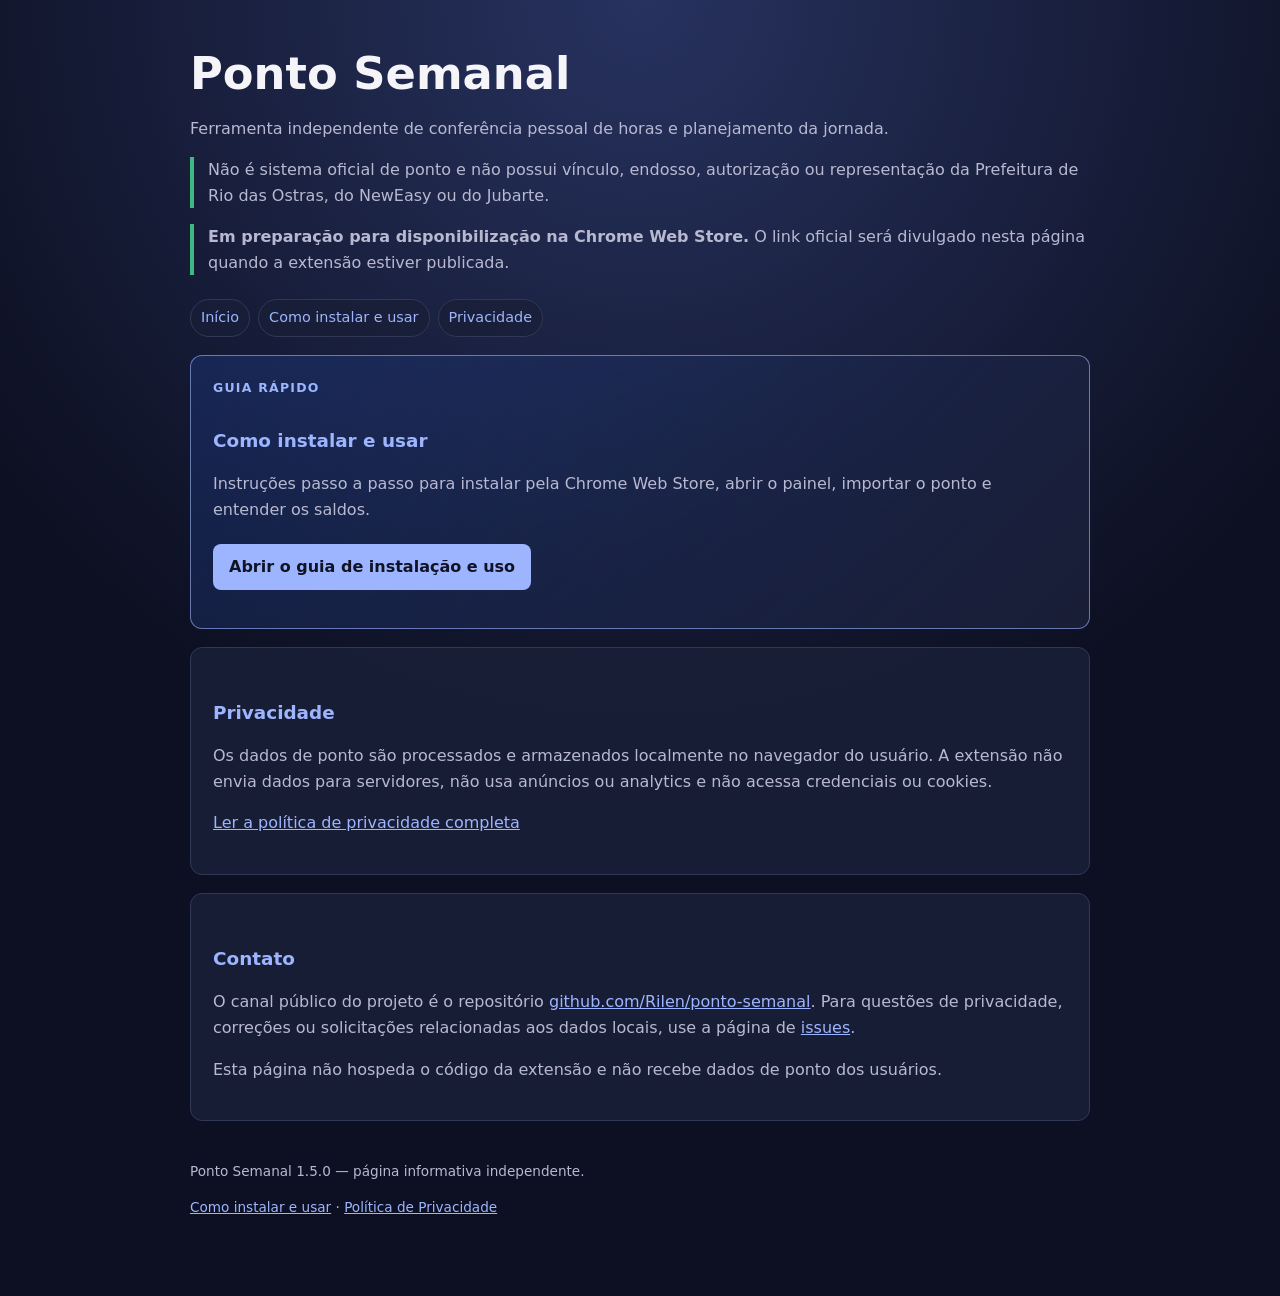
<file: index.html>
<!DOCTYPE html>
<html lang="pt-BR">
<head>
  <meta charset="utf-8">
  <meta name="viewport" content="width=device-width, initial-scale=1">
  <title>Ponto Semanal — Instalação e Privacidade</title>
  <link rel="canonical" href="https://rilen.github.io/ponto-semanal/">
  <link rel="stylesheet" href="style.css">
</head>
<body>
<main>
  <header>
    <h1>Ponto Semanal</h1>
    <p>Ferramenta independente de conferência pessoal de horas e planejamento da jornada.</p>
    <p class="notice">Não é sistema oficial de ponto e não possui vínculo, endosso, autorização ou representação da Prefeitura de Rio das Ostras, do NewEasy ou do Jubarte.</p>
    <p class="notice" role="status"><strong>Em preparação para disponibilização na Chrome Web Store.</strong> O link oficial será divulgado nesta página quando a extensão estiver publicada.</p>
  </header>

  <nav class="guide-nav" aria-label="Navegação do site">
    <a href="index.html">Início</a>
    <a href="guia.html">Como instalar e usar</a>
    <a href="privacy.html">Privacidade</a>
  </nav>

  <section class="card cta-card">
    <p class="eyebrow">Guia rápido</p>
    <h2>Como instalar e usar</h2>
    <p>Instruções passo a passo para instalar pela Chrome Web Store, abrir o painel, importar o ponto e entender os saldos.</p>
    <p><a class="button" href="guia.html">Abrir o guia de instalação e uso</a></p>
  </section>

  <section class="card">
    <h2>Privacidade</h2>
    <p>Os dados de ponto são processados e armazenados localmente no navegador do usuário. A extensão não envia dados para servidores, não usa anúncios ou analytics e não acessa credenciais ou cookies.</p>
    <p><a href="privacy.html">Ler a política de privacidade completa</a></p>
  </section>

  <section class="card">
    <h2>Contato</h2>
    <p>O canal público do projeto é o repositório <a href="https://github.com/Rilen/ponto-semanal">github.com/Rilen/ponto-semanal</a>. Para questões de privacidade, correções ou solicitações relacionadas aos dados locais, use a página de <a href="https://github.com/Rilen/ponto-semanal/issues">issues</a>.</p>
    <p>Esta página não hospeda o código da extensão e não recebe dados de ponto dos usuários.</p>
  </section>

  <footer>
    <p>Ponto Semanal 1.5.0 — página informativa independente.</p>
    <p><a href="guia.html">Como instalar e usar</a> · <a href="privacy.html">Política de Privacidade</a></p>
  </footer>
</main>
</body>
</html>
</file>
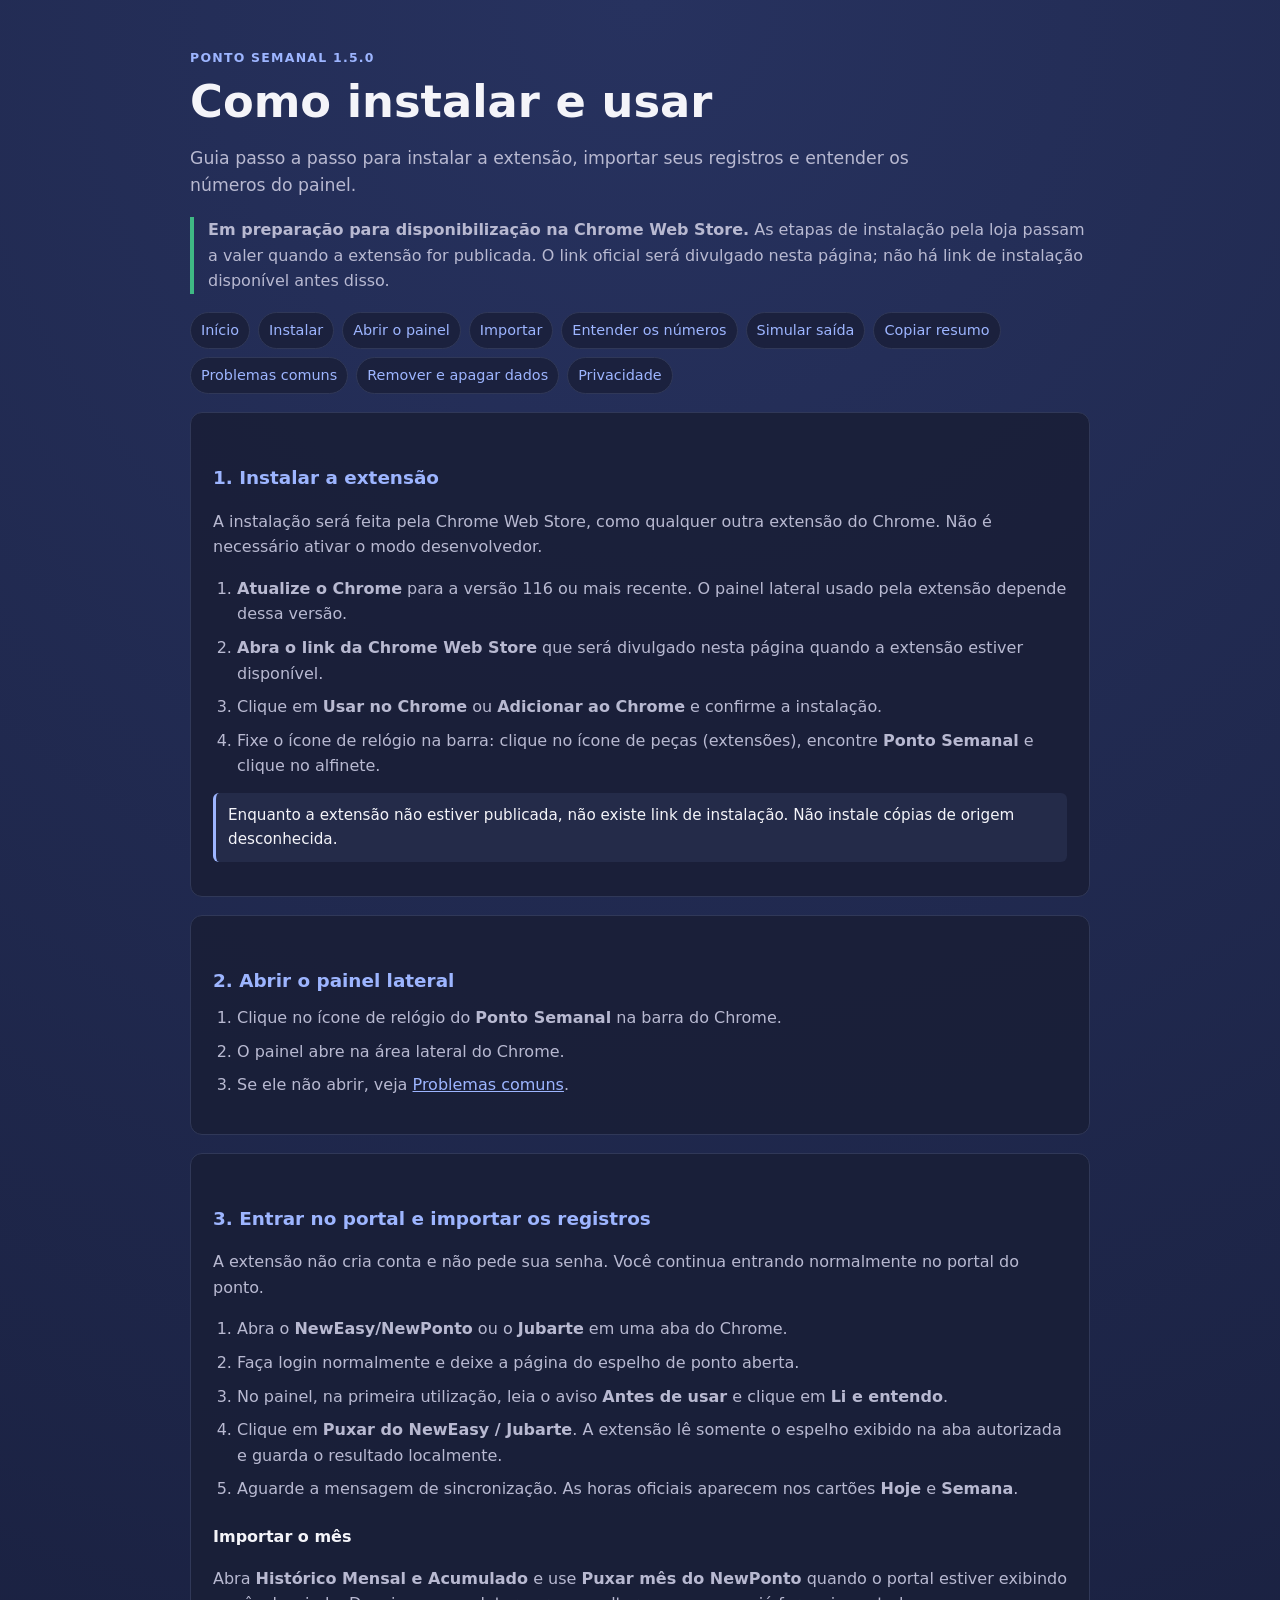
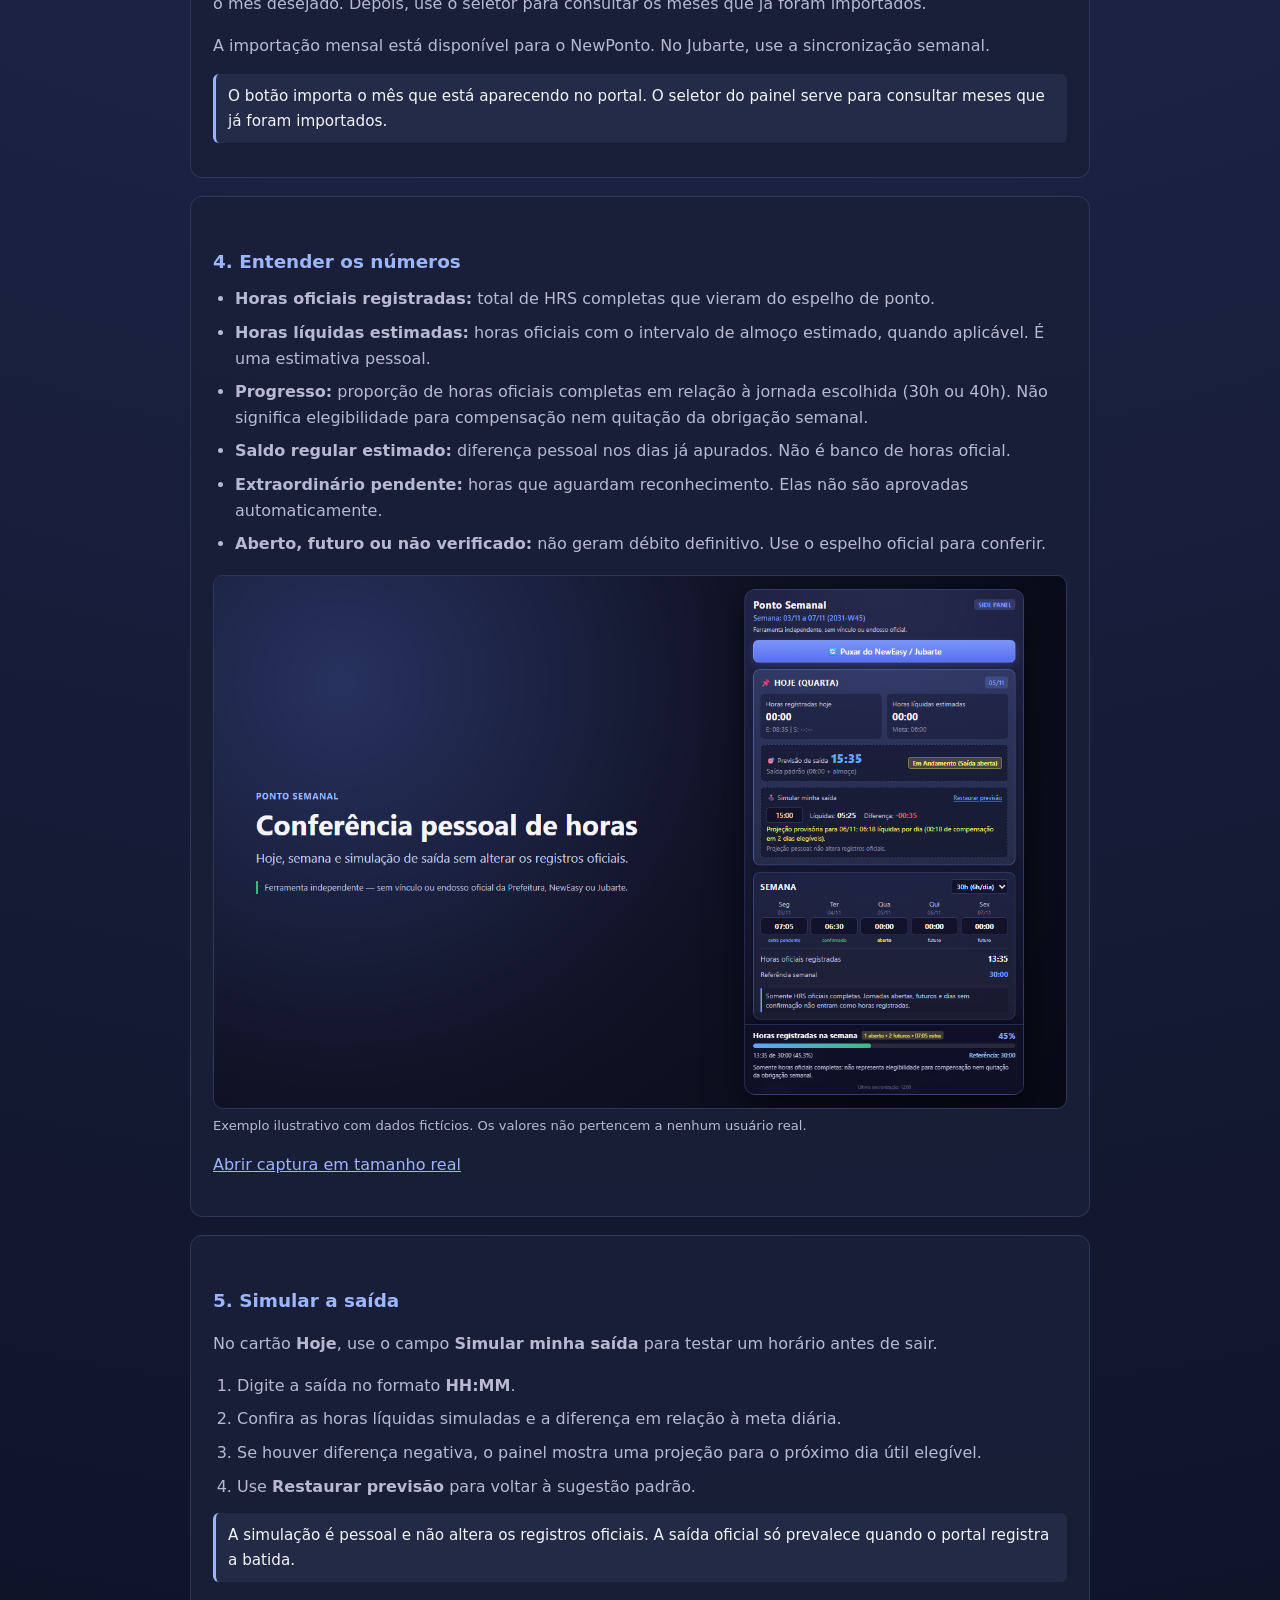
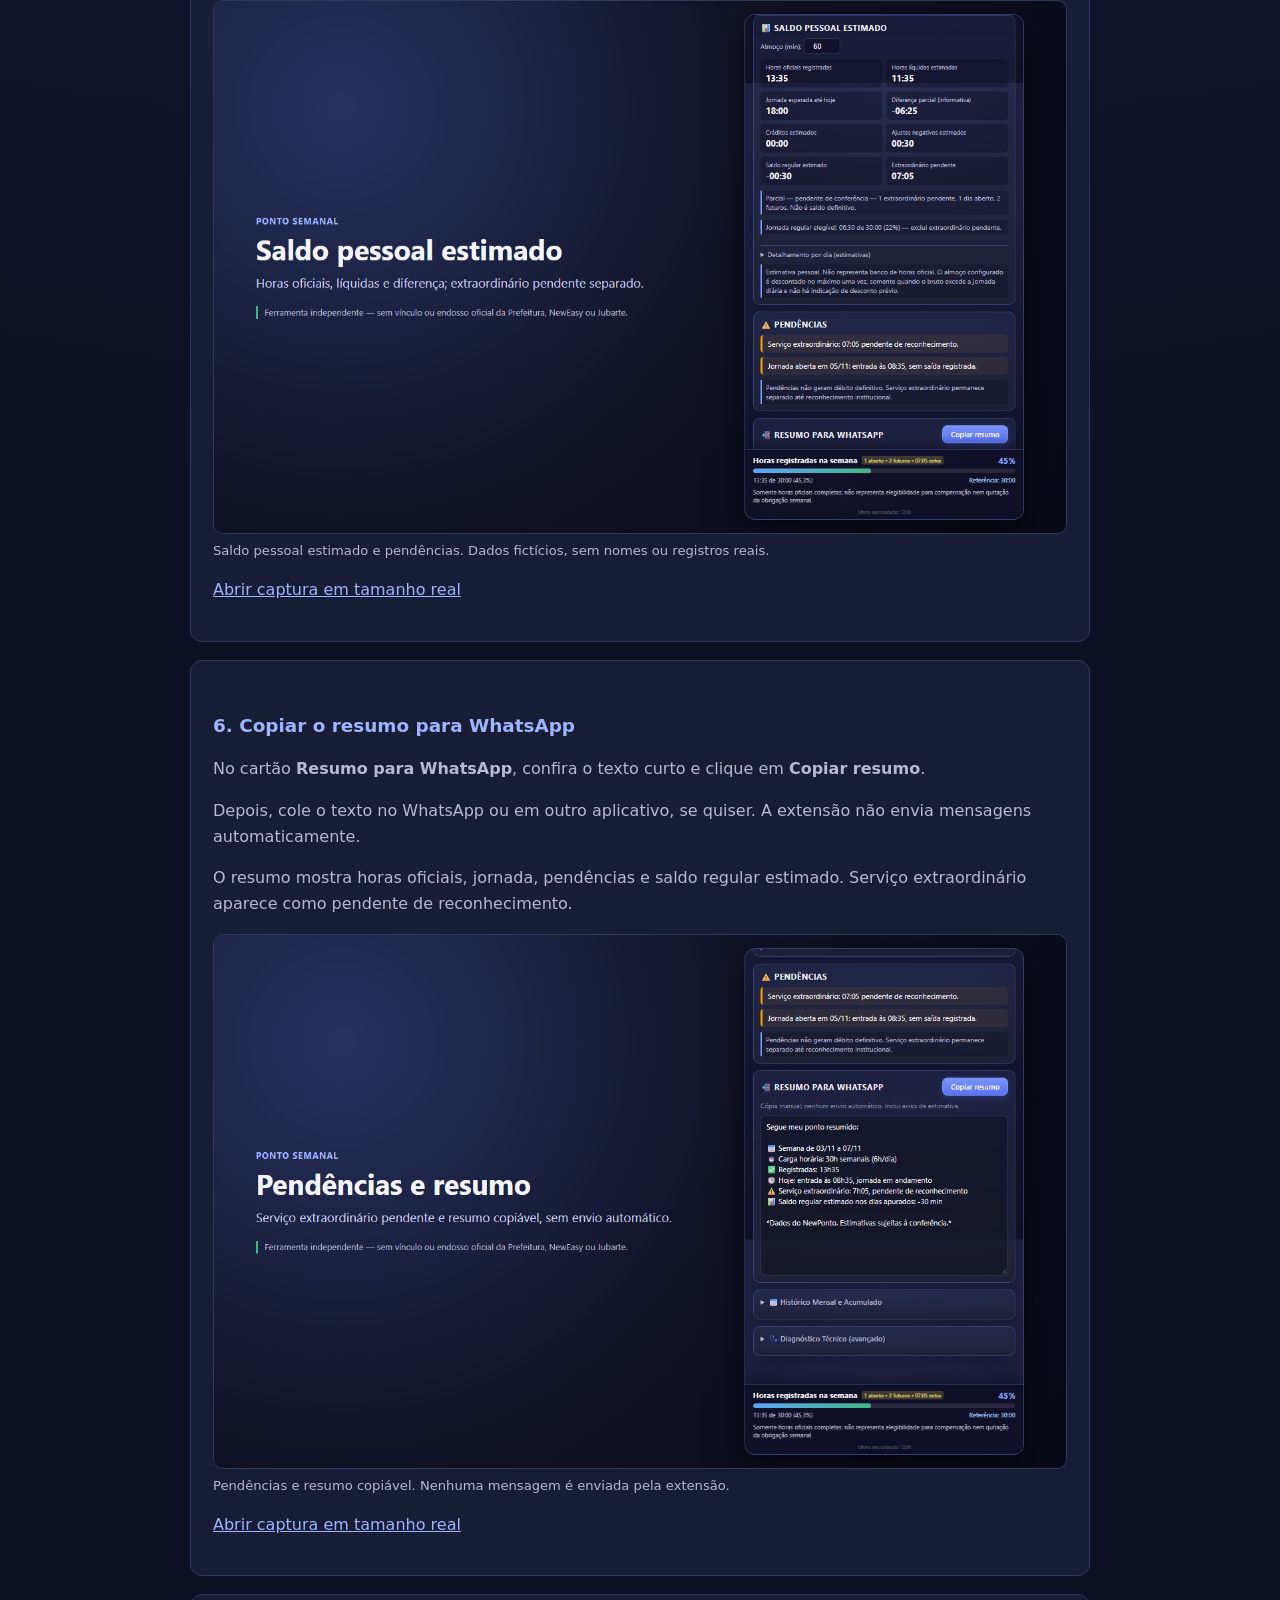
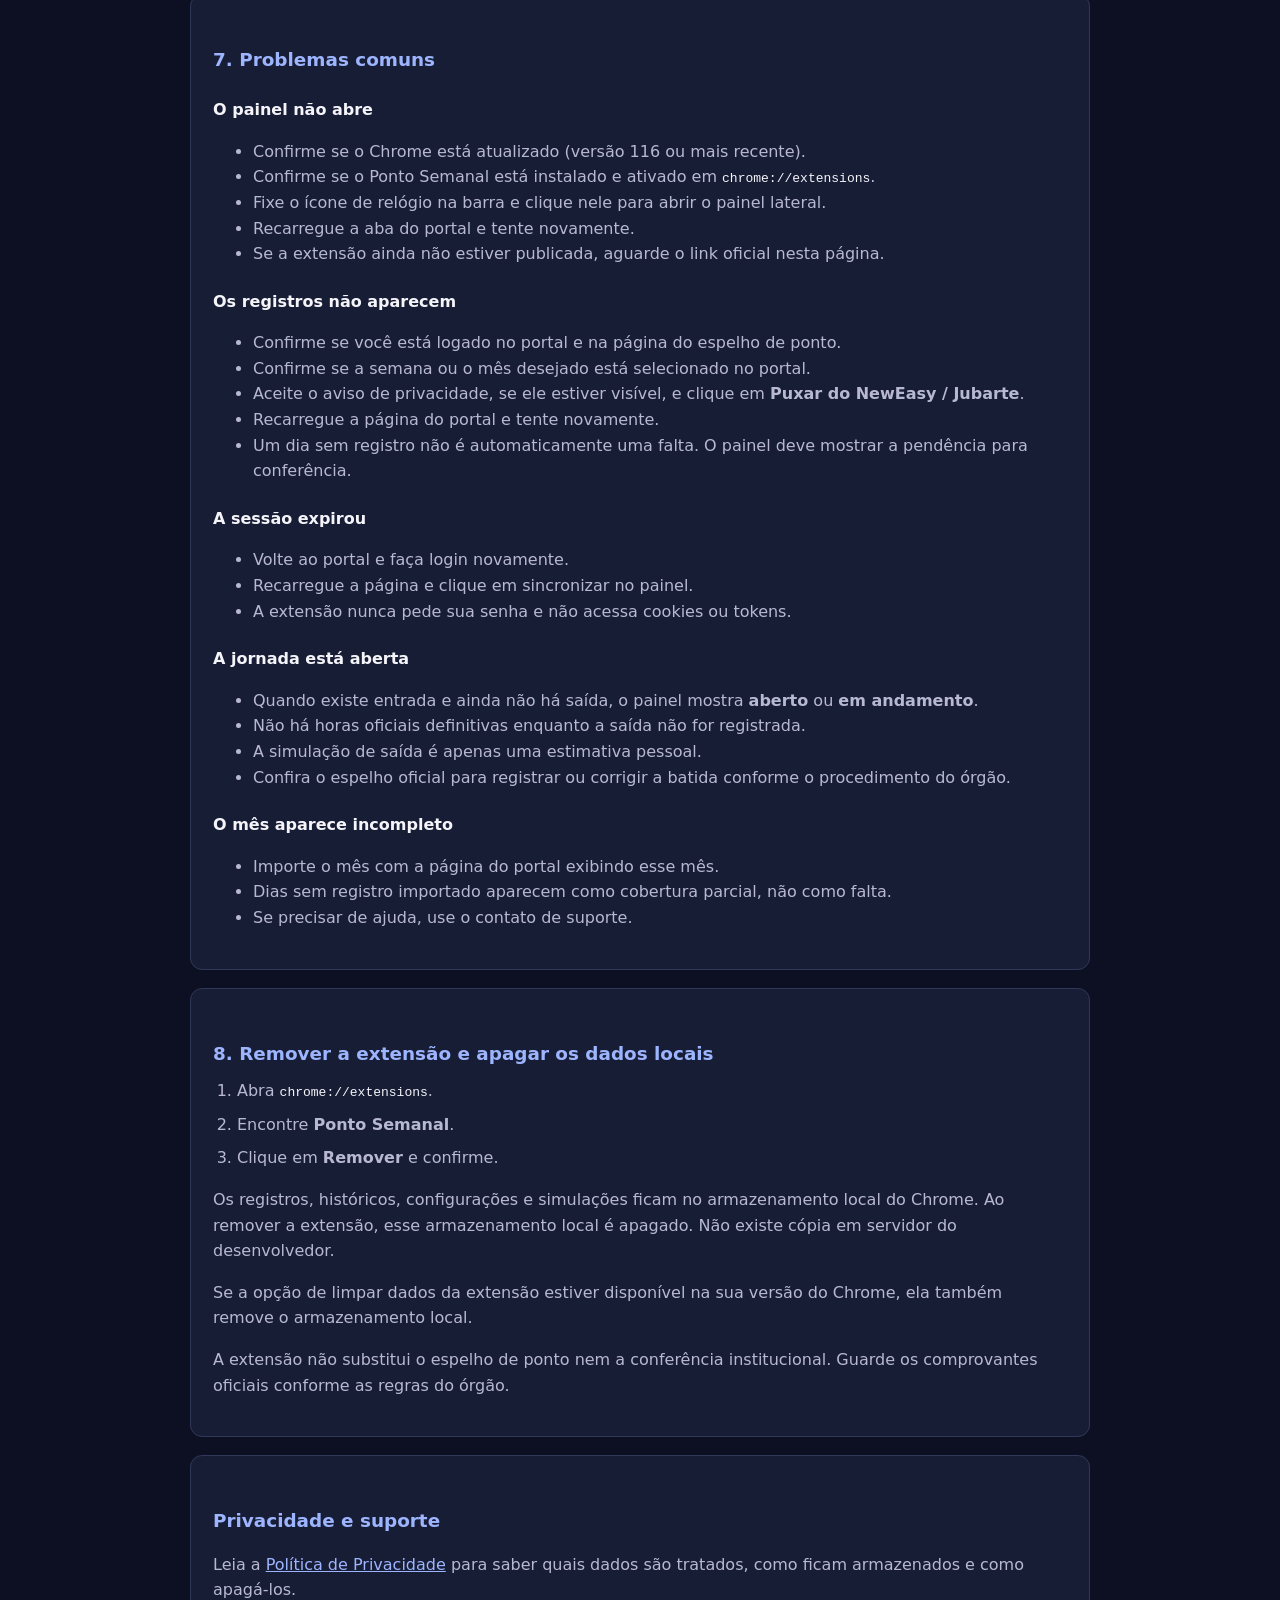
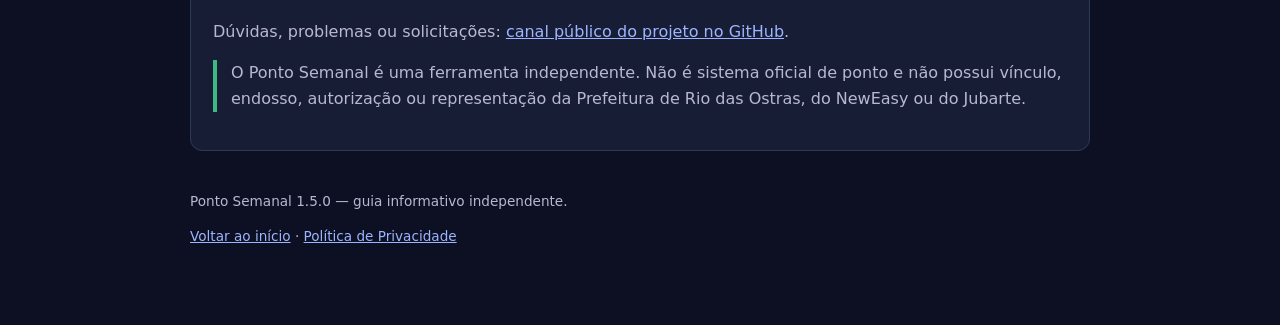
<file: guia.html>
<!DOCTYPE html>
<html lang="pt-BR">
<head>
  <meta charset="utf-8">
  <meta name="viewport" content="width=device-width, initial-scale=1">
  <title>Como instalar e usar — Ponto Semanal</title>
  <link rel="canonical" href="https://rilen.github.io/ponto-semanal/guia.html">
  <link rel="stylesheet" href="style.css">
</head>
<body>
<main>
  <header class="guide-hero">
    <p class="eyebrow">Ponto Semanal 1.5.0</p>
    <h1>Como instalar e usar</h1>
    <p class="lead">Guia passo a passo para instalar a extensão, importar seus registros e entender os números do painel.</p>
    <p class="notice" role="status"><strong>Em preparação para disponibilização na Chrome Web Store.</strong> As etapas de instalação pela loja passam a valer quando a extensão for publicada. O link oficial será divulgado nesta página; não há link de instalação disponível antes disso.</p>
  </header>

  <nav class="guide-nav" aria-label="Navegação do guia">
    <a href="index.html">Início</a>
    <a href="#instalar">Instalar</a>
    <a href="#abrir">Abrir o painel</a>
    <a href="#importar">Importar</a>
    <a href="#entender">Entender os números</a>
    <a href="#simular">Simular saída</a>
    <a href="#resumo">Copiar resumo</a>
    <a href="#problemas">Problemas comuns</a>
    <a href="#remover">Remover e apagar dados</a>
    <a href="privacy.html">Privacidade</a>
  </nav>

  <section class="card guide-section" id="instalar">
    <h2>1. Instalar a extensão</h2>
    <p>A instalação será feita pela Chrome Web Store, como qualquer outra extensão do Chrome. Não é necessário ativar o modo desenvolvedor.</p>
    <ol class="steps">
      <li><strong>Atualize o Chrome</strong> para a versão 116 ou mais recente. O painel lateral usado pela extensão depende dessa versão.</li>
      <li><strong>Abra o link da Chrome Web Store</strong> que será divulgado nesta página quando a extensão estiver disponível.</li>
      <li>Clique em <strong>Usar no Chrome</strong> ou <strong>Adicionar ao Chrome</strong> e confirme a instalação.</li>
      <li>Fixe o ícone de relógio na barra: clique no ícone de peças (extensões), encontre <strong>Ponto Semanal</strong> e clique no alfinete.</li>
    </ol>
    <p class="callout">Enquanto a extensão não estiver publicada, não existe link de instalação. Não instale cópias de origem desconhecida.</p>
  </section>

  <section class="card guide-section" id="abrir">
    <h2>2. Abrir o painel lateral</h2>
    <ol class="steps">
      <li>Clique no ícone de relógio do <strong>Ponto Semanal</strong> na barra do Chrome.</li>
      <li>O painel abre na área lateral do Chrome.</li>
      <li>Se ele não abrir, veja <a href="#problemas">Problemas comuns</a>.</li>
    </ol>
  </section>

  <section class="card guide-section" id="importar">
    <h2>3. Entrar no portal e importar os registros</h2>
    <p>A extensão não cria conta e não pede sua senha. Você continua entrando normalmente no portal do ponto.</p>
    <ol class="steps">
      <li>Abra o <strong>NewEasy/NewPonto</strong> ou o <strong>Jubarte</strong> em uma aba do Chrome.</li>
      <li>Faça login normalmente e deixe a página do espelho de ponto aberta.</li>
      <li>No painel, na primeira utilização, leia o aviso <strong>Antes de usar</strong> e clique em <strong>Li e entendo</strong>.</li>
      <li>Clique em <strong>Puxar do NewEasy / Jubarte</strong>. A extensão lê somente o espelho exibido na aba autorizada e guarda o resultado localmente.</li>
      <li>Aguarde a mensagem de sincronização. As horas oficiais aparecem nos cartões <strong>Hoje</strong> e <strong>Semana</strong>.</li>
    </ol>

    <h3>Importar o mês</h3>
    <p>Abra <strong>Histórico Mensal e Acumulado</strong> e use <strong>Puxar mês do NewPonto</strong> quando o portal estiver exibindo o mês desejado. Depois, use o seletor para consultar os meses que já foram importados.</p>
    <p>A importação mensal está disponível para o NewPonto. No Jubarte, use a sincronização semanal.</p>
    <p class="callout">O botão importa o mês que está aparecendo no portal. O seletor do painel serve para consultar meses que já foram importados.</p>
  </section>

  <section class="card guide-section" id="entender">
    <h2>4. Entender os números</h2>
    <ul class="definition-list">
      <li><strong>Horas oficiais registradas:</strong> total de HRS completas que vieram do espelho de ponto.</li>
      <li><strong>Horas líquidas estimadas:</strong> horas oficiais com o intervalo de almoço estimado, quando aplicável. É uma estimativa pessoal.</li>
      <li><strong>Progresso:</strong> proporção de horas oficiais completas em relação à jornada escolhida (30h ou 40h). Não significa elegibilidade para compensação nem quitação da obrigação semanal.</li>
      <li><strong>Saldo regular estimado:</strong> diferença pessoal nos dias já apurados. Não é banco de horas oficial.</li>
      <li><strong>Extraordinário pendente:</strong> horas que aguardam reconhecimento. Elas não são aprovadas automaticamente.</li>
      <li><strong>Aberto, futuro ou não verificado:</strong> não geram débito definitivo. Use o espelho oficial para conferir.</li>
    </ul>

    <figure class="guide-figure">
      <img src="images/1280x800-01-hoje-semana.png" alt="Captura ilustrativa do painel Hoje e Semana, com dados fictícios de novembro de 2031: 30 horas semanais, previsão de saída e simulação. Nenhum dado real." loading="lazy">
      <figcaption>Exemplo ilustrativo com dados fictícios. Os valores não pertencem a nenhum usuário real.</figcaption>
      <p><a href="images/1280x800-01-hoje-semana.png">Abrir captura em tamanho real</a></p>
    </figure>
  </section>

  <section class="card guide-section" id="simular">
    <h2>5. Simular a saída</h2>
    <p>No cartão <strong>Hoje</strong>, use o campo <strong>Simular minha saída</strong> para testar um horário antes de sair.</p>
    <ol class="steps">
      <li>Digite a saída no formato <strong>HH:MM</strong>.</li>
      <li>Confira as horas líquidas simuladas e a diferença em relação à meta diária.</li>
      <li>Se houver diferença negativa, o painel mostra uma projeção para o próximo dia útil elegível.</li>
      <li>Use <strong>Restaurar previsão</strong> para voltar à sugestão padrão.</li>
    </ol>
    <p class="callout">A simulação é pessoal e não altera os registros oficiais. A saída oficial só prevalece quando o portal registra a batida.</p>

    <figure class="guide-figure">
      <img src="images/1280x800-02-saldo-estimado.png" alt="Captura ilustrativa do painel de saldo pessoal estimado, com dados fictícios: horas oficiais, horas líquidas, diferença e extraordinário pendente." loading="lazy">
      <figcaption>Saldo pessoal estimado e pendências. Dados fictícios, sem nomes ou registros reais.</figcaption>
      <p><a href="images/1280x800-02-saldo-estimado.png">Abrir captura em tamanho real</a></p>
    </figure>
  </section>

  <section class="card guide-section" id="resumo">
    <h2>6. Copiar o resumo para WhatsApp</h2>
    <p>No cartão <strong>Resumo para WhatsApp</strong>, confira o texto curto e clique em <strong>Copiar resumo</strong>.</p>
    <p>Depois, cole o texto no WhatsApp ou em outro aplicativo, se quiser. A extensão não envia mensagens automaticamente.</p>
    <p>O resumo mostra horas oficiais, jornada, pendências e saldo regular estimado. Serviço extraordinário aparece como pendente de reconhecimento.</p>

    <figure class="guide-figure">
      <img src="images/1280x800-03-pendencias-whatsapp.png" alt="Captura ilustrativa das pendências e do resumo para WhatsApp, com dados fictícios e botão de cópia manual." loading="lazy">
      <figcaption>Pendências e resumo copiável. Nenhuma mensagem é enviada pela extensão.</figcaption>
      <p><a href="images/1280x800-03-pendencias-whatsapp.png">Abrir captura em tamanho real</a></p>
    </figure>
  </section>

  <section class="card guide-section" id="problemas">
    <h2>7. Problemas comuns</h2>
    <h3>O painel não abre</h3>
    <ul>
      <li>Confirme se o Chrome está atualizado (versão 116 ou mais recente).</li>
      <li>Confirme se o Ponto Semanal está instalado e ativado em <code>chrome://extensions</code>.</li>
      <li>Fixe o ícone de relógio na barra e clique nele para abrir o painel lateral.</li>
      <li>Recarregue a aba do portal e tente novamente.</li>
      <li>Se a extensão ainda não estiver publicada, aguarde o link oficial nesta página.</li>
    </ul>

    <h3>Os registros não aparecem</h3>
    <ul>
      <li>Confirme se você está logado no portal e na página do espelho de ponto.</li>
      <li>Confirme se a semana ou o mês desejado está selecionado no portal.</li>
      <li>Aceite o aviso de privacidade, se ele estiver visível, e clique em <strong>Puxar do NewEasy / Jubarte</strong>.</li>
      <li>Recarregue a página do portal e tente novamente.</li>
      <li>Um dia sem registro não é automaticamente uma falta. O painel deve mostrar a pendência para conferência.</li>
    </ul>

    <h3>A sessão expirou</h3>
    <ul>
      <li>Volte ao portal e faça login novamente.</li>
      <li>Recarregue a página e clique em sincronizar no painel.</li>
      <li>A extensão nunca pede sua senha e não acessa cookies ou tokens.</li>
    </ul>

    <h3>A jornada está aberta</h3>
    <ul>
      <li>Quando existe entrada e ainda não há saída, o painel mostra <strong>aberto</strong> ou <strong>em andamento</strong>.</li>
      <li>Não há horas oficiais definitivas enquanto a saída não for registrada.</li>
      <li>A simulação de saída é apenas uma estimativa pessoal.</li>
      <li>Confira o espelho oficial para registrar ou corrigir a batida conforme o procedimento do órgão.</li>
    </ul>

    <h3>O mês aparece incompleto</h3>
    <ul>
      <li>Importe o mês com a página do portal exibindo esse mês.</li>
      <li>Dias sem registro importado aparecem como cobertura parcial, não como falta.</li>
      <li>Se precisar de ajuda, use o contato de suporte.</li>
    </ul>
  </section>

  <section class="card guide-section" id="remover">
    <h2>8. Remover a extensão e apagar os dados locais</h2>
    <ol class="steps">
      <li>Abra <code>chrome://extensions</code>.</li>
      <li>Encontre <strong>Ponto Semanal</strong>.</li>
      <li>Clique em <strong>Remover</strong> e confirme.</li>
    </ol>
    <p>Os registros, históricos, configurações e simulações ficam no armazenamento local do Chrome. Ao remover a extensão, esse armazenamento local é apagado. Não existe cópia em servidor do desenvolvedor.</p>
    <p>Se a opção de limpar dados da extensão estiver disponível na sua versão do Chrome, ela também remove o armazenamento local.</p>
    <p>A extensão não substitui o espelho de ponto nem a conferência institucional. Guarde os comprovantes oficiais conforme as regras do órgão.</p>
  </section>

  <section class="card guide-section">
    <h2>Privacidade e suporte</h2>
    <p>Leia a <a href="privacy.html">Política de Privacidade</a> para saber quais dados são tratados, como ficam armazenados e como apagá-los.</p>
    <p>Dúvidas, problemas ou solicitações: <a href="https://github.com/Rilen/ponto-semanal/issues">canal público do projeto no GitHub</a>.</p>
    <p class="notice">O Ponto Semanal é uma ferramenta independente. Não é sistema oficial de ponto e não possui vínculo, endosso, autorização ou representação da Prefeitura de Rio das Ostras, do NewEasy ou do Jubarte.</p>
  </section>

  <footer>
    <p>Ponto Semanal 1.5.0 — guia informativo independente.</p>
    <p><a href="index.html">Voltar ao início</a> · <a href="privacy.html">Política de Privacidade</a></p>
  </footer>
</main>
</body>
</html>
</file>
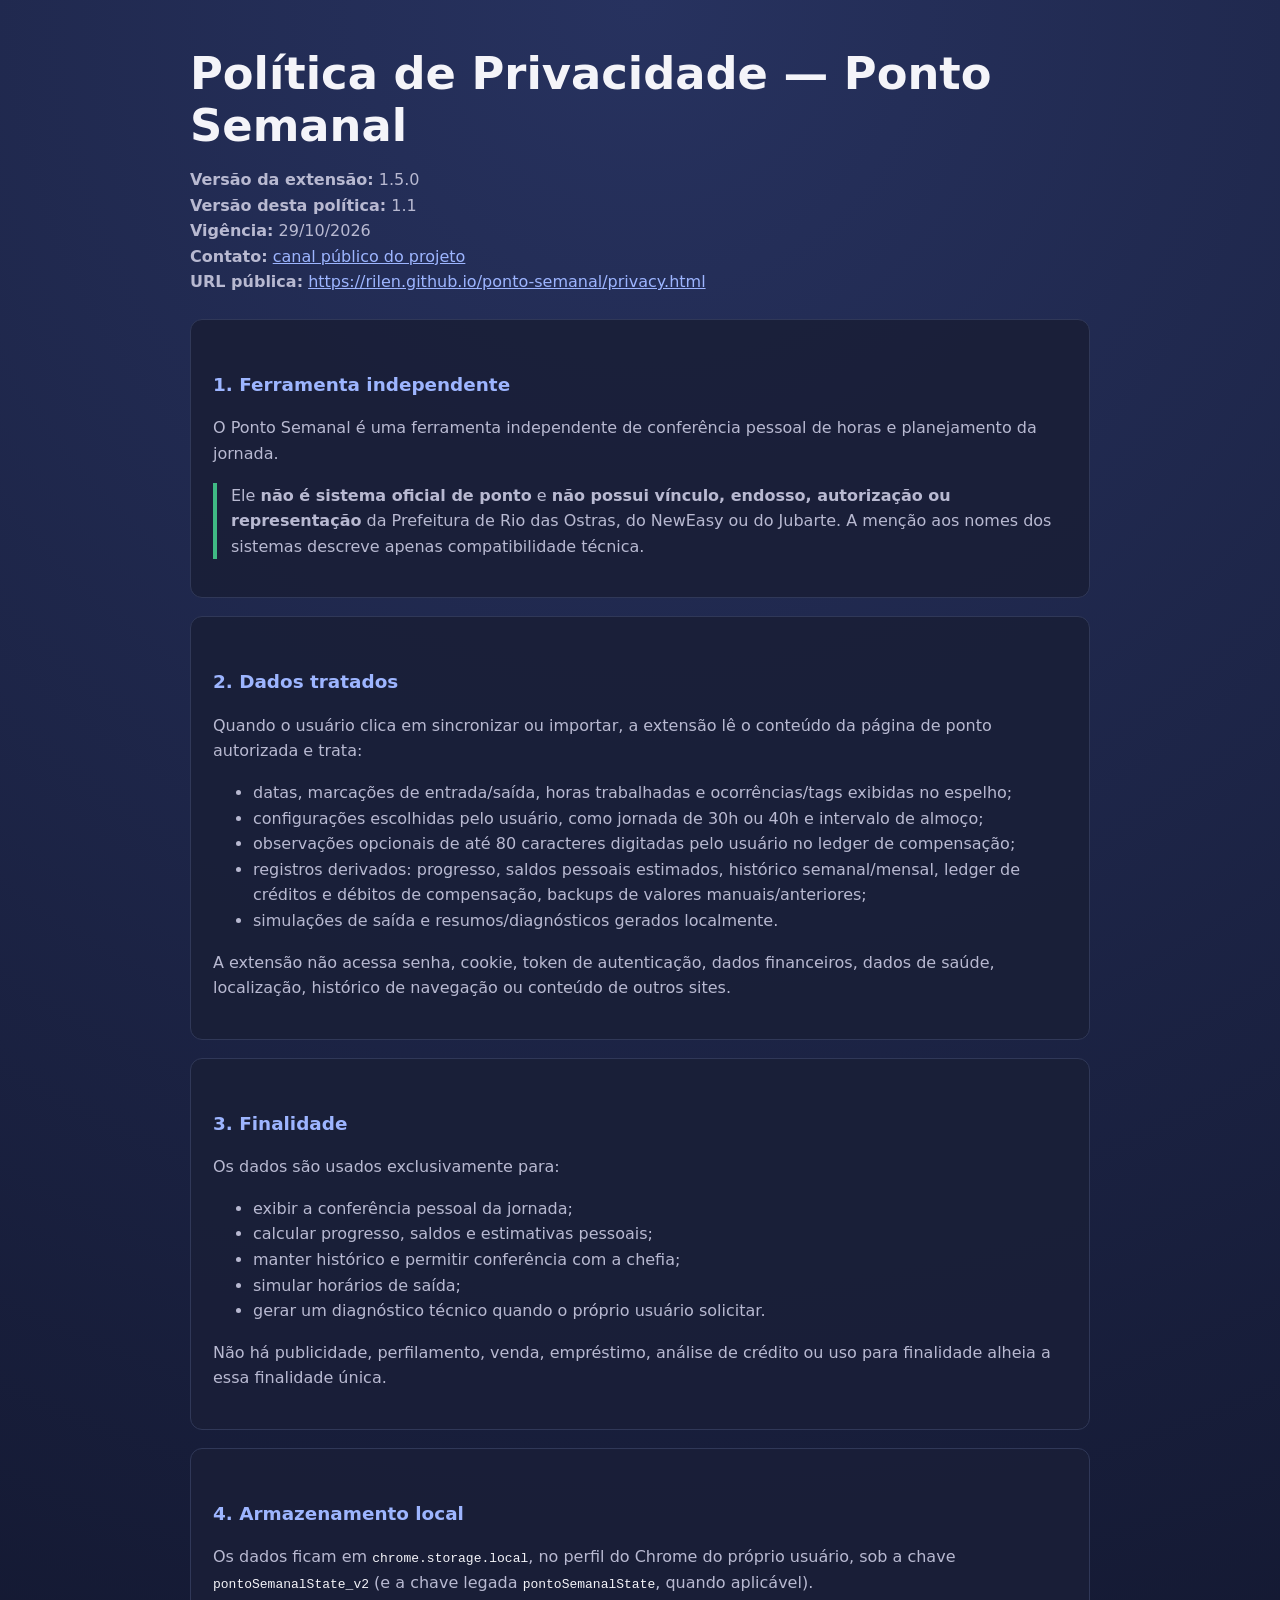
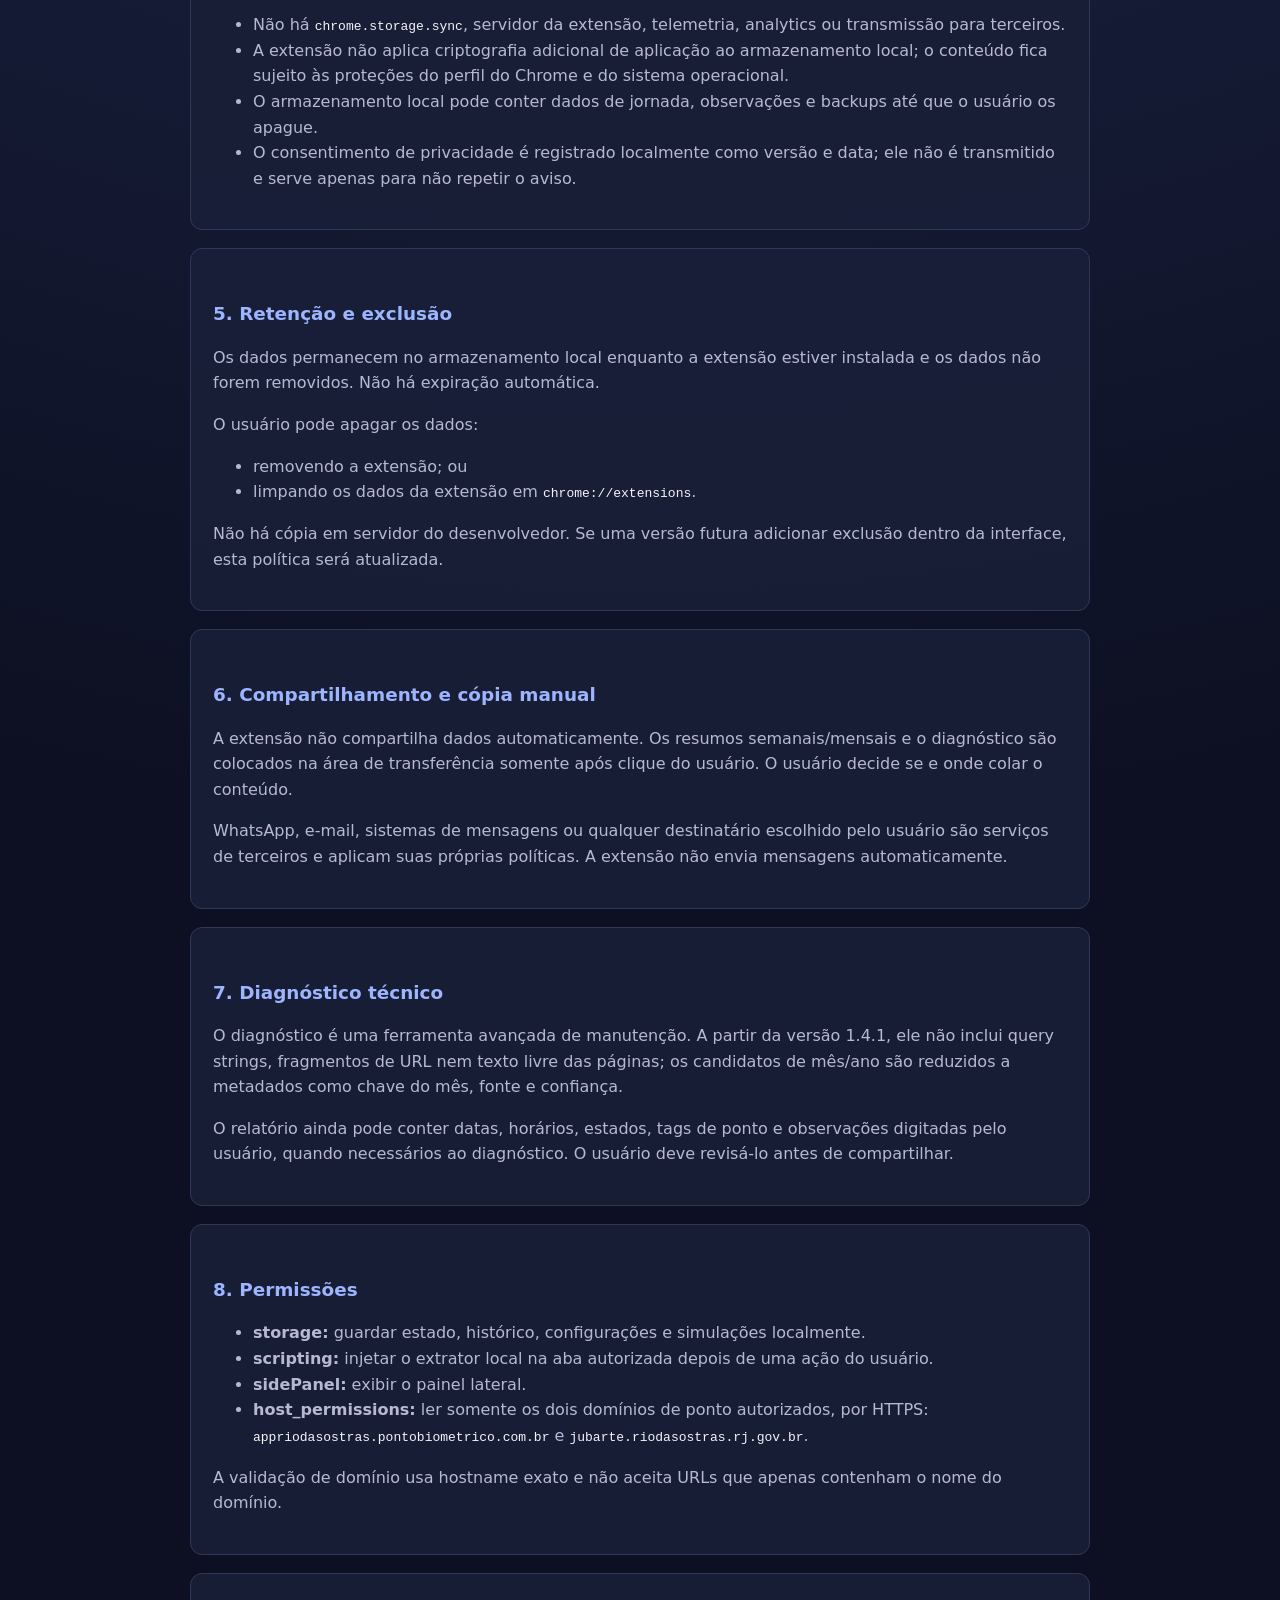
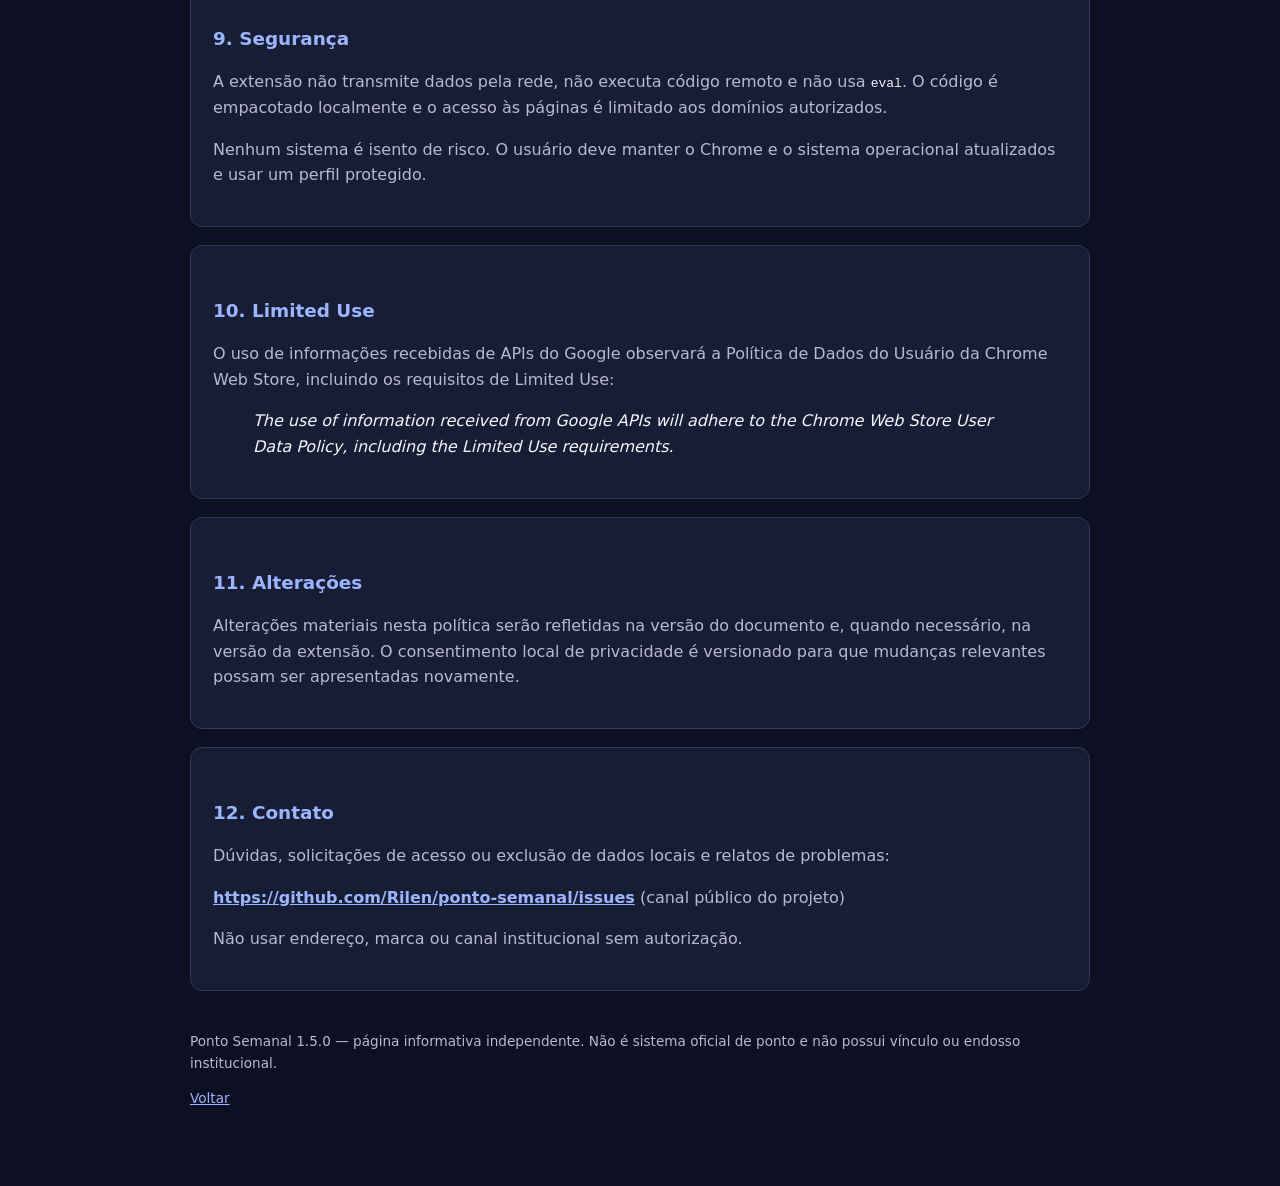
<file: privacy.html>
<!DOCTYPE html>
<html lang="pt-BR">
<head>
  <meta charset="utf-8">
  <meta name="viewport" content="width=device-width, initial-scale=1">
  <title>Política de Privacidade — Ponto Semanal</title>
  <link rel="canonical" href="https://rilen.github.io/ponto-semanal/privacy.html">
  <link rel="stylesheet" href="style.css">
</head>
<body>
<main>
  <header>
    <h1>Política de Privacidade — Ponto Semanal</h1>
    <p><strong>Versão da extensão:</strong> 1.5.0<br>
    <strong>Versão desta política:</strong> 1.1<br>
    <strong>Vigência:</strong> <time datetime="2026-10-29">29/10/2026</time><br>
    <strong>Contato:</strong> <a href="https://github.com/Rilen/ponto-semanal/issues">canal público do projeto</a><br>
    <strong>URL pública:</strong> <a href="https://rilen.github.io/ponto-semanal/privacy.html">https://rilen.github.io/ponto-semanal/privacy.html</a></p>
  </header>

  <section class="card">
    <h2>1. Ferramenta independente</h2>
    <p>O Ponto Semanal é uma ferramenta independente de conferência pessoal de horas e planejamento da jornada.</p>
    <p class="notice">Ele <strong>não é sistema oficial de ponto</strong> e <strong>não possui vínculo, endosso, autorização ou representação</strong> da Prefeitura de Rio das Ostras, do NewEasy ou do Jubarte. A menção aos nomes dos sistemas descreve apenas compatibilidade técnica.</p>
  </section>

  <section class="card">
    <h2>2. Dados tratados</h2>
    <p>Quando o usuário clica em sincronizar ou importar, a extensão lê o conteúdo da página de ponto autorizada e trata:</p>
    <ul>
      <li>datas, marcações de entrada/saída, horas trabalhadas e ocorrências/tags exibidas no espelho;</li>
      <li>configurações escolhidas pelo usuário, como jornada de 30h ou 40h e intervalo de almoço;</li>
      <li>observações opcionais de até 80 caracteres digitadas pelo usuário no ledger de compensação;</li>
      <li>registros derivados: progresso, saldos pessoais estimados, histórico semanal/mensal, ledger de créditos e débitos de compensação, backups de valores manuais/anteriores;</li>
      <li>simulações de saída e resumos/diagnósticos gerados localmente.</li>
    </ul>
    <p>A extensão não acessa senha, cookie, token de autenticação, dados financeiros, dados de saúde, localização, histórico de navegação ou conteúdo de outros sites.</p>
  </section>

  <section class="card">
    <h2>3. Finalidade</h2>
    <p>Os dados são usados exclusivamente para:</p>
    <ul>
      <li>exibir a conferência pessoal da jornada;</li>
      <li>calcular progresso, saldos e estimativas pessoais;</li>
      <li>manter histórico e permitir conferência com a chefia;</li>
      <li>simular horários de saída;</li>
      <li>gerar um diagnóstico técnico quando o próprio usuário solicitar.</li>
    </ul>
    <p>Não há publicidade, perfilamento, venda, empréstimo, análise de crédito ou uso para finalidade alheia a essa finalidade única.</p>
  </section>

  <section class="card">
    <h2>4. Armazenamento local</h2>
    <p>Os dados ficam em <code>chrome.storage.local</code>, no perfil do Chrome do próprio usuário, sob a chave <code>pontoSemanalState_v2</code> (e a chave legada <code>pontoSemanalState</code>, quando aplicável).</p>
    <ul>
      <li>Não há <code>chrome.storage.sync</code>, servidor da extensão, telemetria, analytics ou transmissão para terceiros.</li>
      <li>A extensão não aplica criptografia adicional de aplicação ao armazenamento local; o conteúdo fica sujeito às proteções do perfil do Chrome e do sistema operacional.</li>
      <li>O armazenamento local pode conter dados de jornada, observações e backups até que o usuário os apague.</li>
      <li>O consentimento de privacidade é registrado localmente como versão e data; ele não é transmitido e serve apenas para não repetir o aviso.</li>
    </ul>
  </section>

  <section class="card">
    <h2>5. Retenção e exclusão</h2>
    <p>Os dados permanecem no armazenamento local enquanto a extensão estiver instalada e os dados não forem removidos. Não há expiração automática.</p>
    <p>O usuário pode apagar os dados:</p>
    <ul>
      <li>removendo a extensão; ou</li>
      <li>limpando os dados da extensão em <code>chrome://extensions</code>.</li>
    </ul>
    <p>Não há cópia em servidor do desenvolvedor. Se uma versão futura adicionar exclusão dentro da interface, esta política será atualizada.</p>
  </section>

  <section class="card">
    <h2>6. Compartilhamento e cópia manual</h2>
    <p>A extensão não compartilha dados automaticamente. Os resumos semanais/mensais e o diagnóstico são colocados na área de transferência somente após clique do usuário. O usuário decide se e onde colar o conteúdo.</p>
    <p>WhatsApp, e-mail, sistemas de mensagens ou qualquer destinatário escolhido pelo usuário são serviços de terceiros e aplicam suas próprias políticas. A extensão não envia mensagens automaticamente.</p>
  </section>

  <section class="card">
    <h2>7. Diagnóstico técnico</h2>
    <p>O diagnóstico é uma ferramenta avançada de manutenção. A partir da versão 1.4.1, ele não inclui query strings, fragmentos de URL nem texto livre das páginas; os candidatos de mês/ano são reduzidos a metadados como chave do mês, fonte e confiança.</p>
    <p>O relatório ainda pode conter datas, horários, estados, tags de ponto e observações digitadas pelo usuário, quando necessários ao diagnóstico. O usuário deve revisá-lo antes de compartilhar.</p>
  </section>

  <section class="card">
    <h2>8. Permissões</h2>
    <ul>
      <li><strong>storage:</strong> guardar estado, histórico, configurações e simulações localmente.</li>
      <li><strong>scripting:</strong> injetar o extrator local na aba autorizada depois de uma ação do usuário.</li>
      <li><strong>sidePanel:</strong> exibir o painel lateral.</li>
      <li><strong>host_permissions:</strong> ler somente os dois domínios de ponto autorizados, por HTTPS: <code>appriodasostras.pontobiometrico.com.br</code> e <code>jubarte.riodasostras.rj.gov.br</code>.</li>
    </ul>
    <p>A validação de domínio usa hostname exato e não aceita URLs que apenas contenham o nome do domínio.</p>
  </section>

  <section class="card">
    <h2>9. Segurança</h2>
    <p>A extensão não transmite dados pela rede, não executa código remoto e não usa <code>eval</code>. O código é empacotado localmente e o acesso às páginas é limitado aos domínios autorizados.</p>
    <p>Nenhum sistema é isento de risco. O usuário deve manter o Chrome e o sistema operacional atualizados e usar um perfil protegido.</p>
  </section>

  <section class="card">
    <h2>10. Limited Use</h2>
    <p>O uso de informações recebidas de APIs do Google observará a Política de Dados do Usuário da Chrome Web Store, incluindo os requisitos de Limited Use:</p>
    <blockquote><em>The use of information received from Google APIs will adhere to the Chrome Web Store User Data Policy, including the Limited Use requirements.</em></blockquote>
  </section>

  <section class="card">
    <h2>11. Alterações</h2>
    <p>Alterações materiais nesta política serão refletidas na versão do documento e, quando necessário, na versão da extensão. O consentimento local de privacidade é versionado para que mudanças relevantes possam ser apresentadas novamente.</p>
  </section>

  <section class="card">
    <h2>12. Contato</h2>
    <p>Dúvidas, solicitações de acesso ou exclusão de dados locais e relatos de problemas:</p>
    <p><strong><a href="https://github.com/Rilen/ponto-semanal/issues">https://github.com/Rilen/ponto-semanal/issues</a></strong> (canal público do projeto)</p>
    <p>Não usar endereço, marca ou canal institucional sem autorização.</p>
  </section>

  <footer>
    <p>Ponto Semanal 1.5.0 — página informativa independente. Não é sistema oficial de ponto e não possui vínculo ou endosso institucional.</p>
    <p><a href="index.html">Voltar</a></p>
  </footer>
</main>
</body>
</html>
</file>
<file: style.css>
:root {
  color-scheme: dark;
  --bg: #0d1022;
  --card: #1a1f38;
  --text: #f4f4f9;
  --muted: #b8b9d1;
  --accent: #9db5ff;
  --border: #303858;
}

* { box-sizing: border-box; }
body {
  margin: 0;
  background: radial-gradient(circle at top, #27325f 0, var(--bg) 55%);
  color: var(--text);
  font-family: system-ui, -apple-system, "Segoe UI", Roboto, Arial, sans-serif;
  line-height: 1.6;
}
main {
  width: min(900px, calc(100% - 32px));
  margin: 0 auto;
  padding: 48px 0 64px;
}
header { margin-bottom: 24px; }
h1 { font-size: clamp(1.8rem, 5vw, 2.8rem); line-height: 1.15; margin: 0 0 8px; }
h2 { font-size: 1.15rem; margin: 28px 0 8px; color: var(--accent); }
p, li { color: var(--muted); overflow-wrap: anywhere; }
a { color: var(--accent); }
a:focus-visible { outline: 2px solid var(--accent); outline-offset: 3px; border-radius: 3px; }
.card {
  background: rgba(26, 31, 56, 0.92);
  border: 1px solid var(--border);
  border-radius: 12px;
  padding: 22px;
  margin: 18px 0;
}
.notice {
  border-left: 4px solid #3fb984;
  padding-left: 14px;
  color: var(--muted);
}
.placeholder { color: #f4e06a; }
footer { margin-top: 40px; font-size: 0.85rem; color: var(--muted); }
code { color: var(--text); }

.eyebrow {
  color: var(--accent);
  font-size: 0.78rem;
  font-weight: 700;
  letter-spacing: 0.1em;
  text-transform: uppercase;
  margin: 0 0 8px;
}

.lead {
  font-size: 1.08rem;
  max-width: 70ch;
}

.guide-hero {
  margin-bottom: 18px;
}

.guide-nav {
  display: flex;
  flex-wrap: wrap;
  gap: 8px;
  margin: 0 0 18px;
}

.guide-nav a {
  display: inline-block;
  padding: 6px 10px;
  border: 1px solid var(--border);
  border-radius: 999px;
  background: rgba(26, 31, 56, 0.8);
  color: var(--accent);
  font-size: 0.9rem;
  text-decoration: none;
}

.cta-card {
  border-color: rgba(157, 181, 255, 0.6);
  background: linear-gradient(135deg, rgba(37, 99, 235, 0.18), rgba(26, 31, 56, 0.95));
}

.button {
  display: inline-block;
  margin-top: 6px;
  padding: 10px 16px;
  border-radius: 8px;
  background: var(--accent);
  color: #111326;
  font-weight: 700;
  text-decoration: none;
}

.guide-section h3 {
  color: var(--text);
  font-size: 1rem;
  margin: 22px 0 6px;
}

.steps {
  margin: 10px 0 14px;
  padding-left: 24px;
}

.steps li {
  margin: 8px 0;
}

.callout {
  margin: 12px 0;
  padding: 10px 12px;
  border-left: 3px solid var(--accent);
  border-radius: 6px;
  background: rgba(157, 181, 255, 0.08);
  color: var(--text);
  font-size: 0.95rem;
}

.definition-list {
  margin: 10px 0 16px;
  padding-left: 22px;
}

.definition-list li {
  margin: 8px 0;
}

.guide-figure {
  margin: 18px 0 4px;
}

.guide-figure img {
  display: block;
  width: 100%;
  height: auto;
  border: 1px solid var(--border);
  border-radius: 10px;
  background: var(--bg);
}

.guide-figure figcaption {
  margin-top: 6px;
  font-size: 0.82rem;
  color: var(--muted);
}

.guide-section code {
  overflow-wrap: anywhere;
}

@media (max-width: 520px) {
  main {
    padding-top: 28px;
  }
  .guide-nav a {
    font-size: 0.82rem;
    padding: 5px 8px;
  }
  h1 {
    font-size: 1.75rem;
  }
}
</file>
